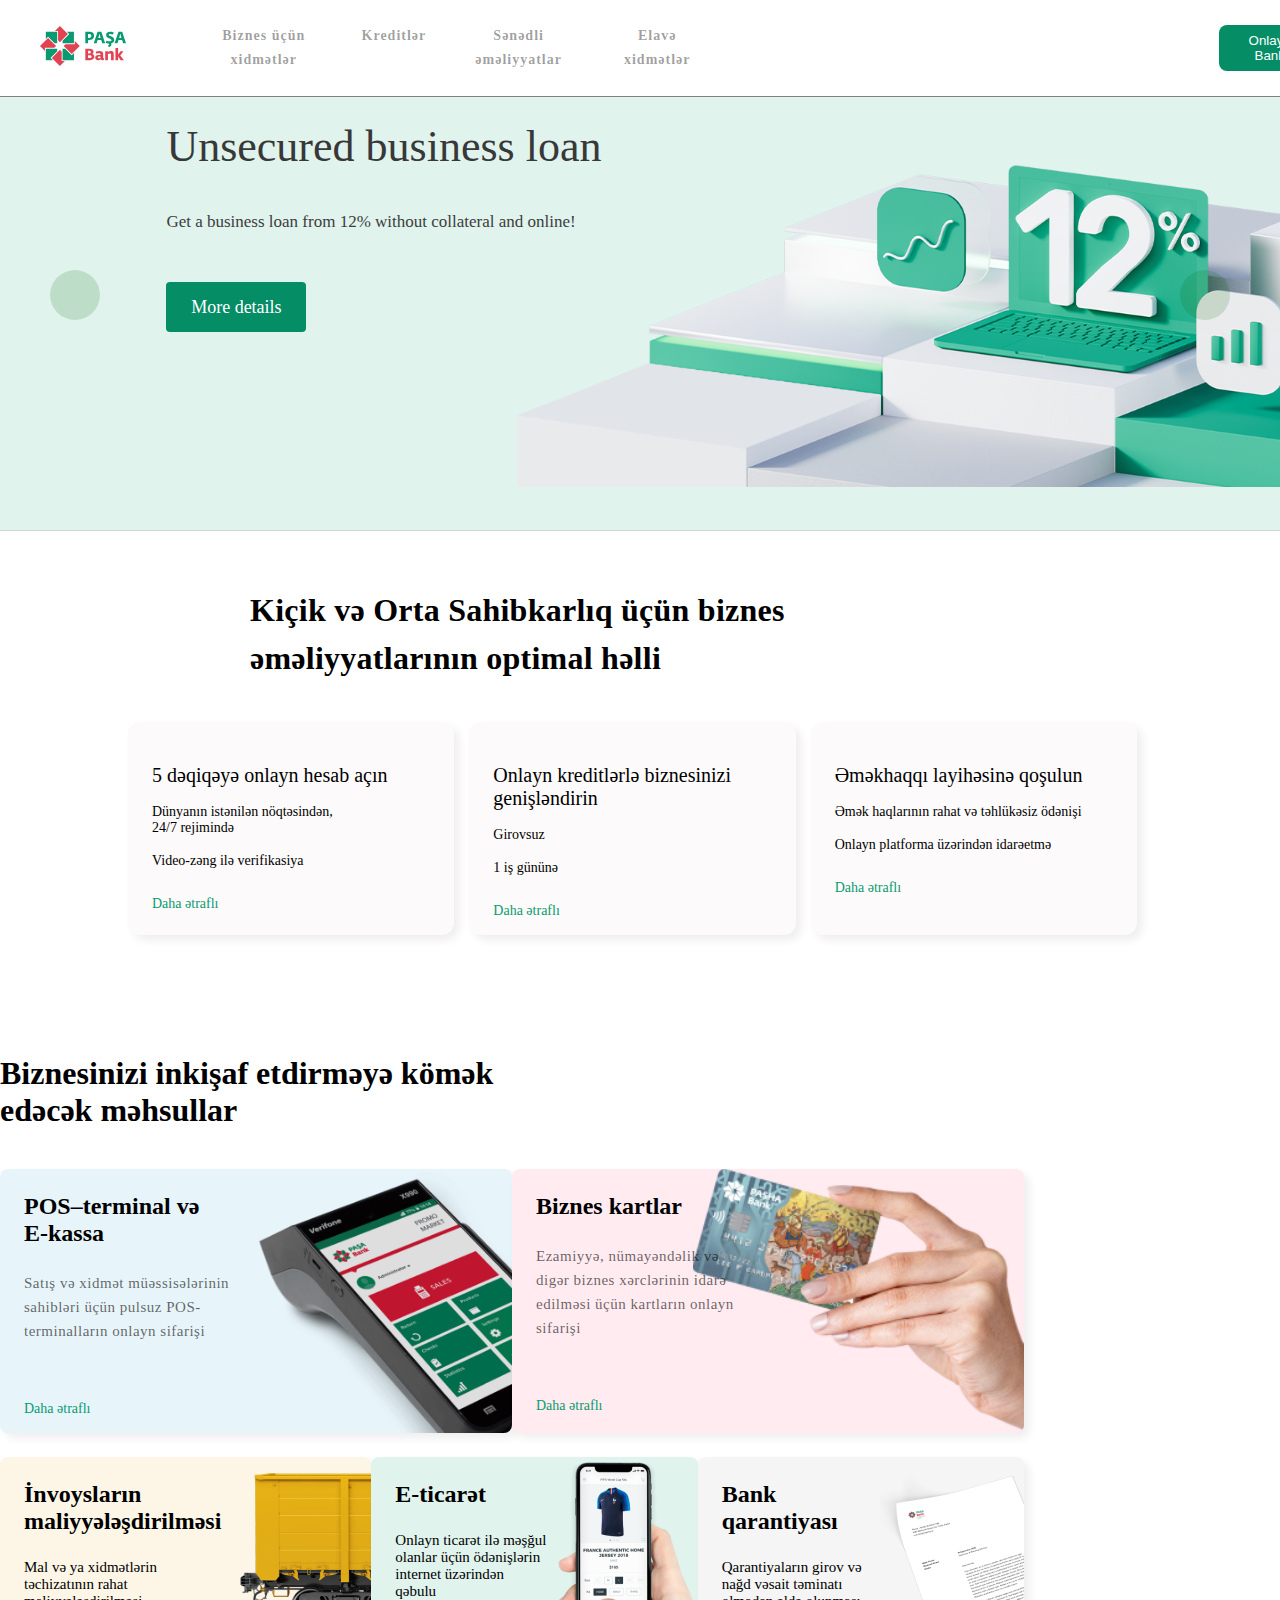
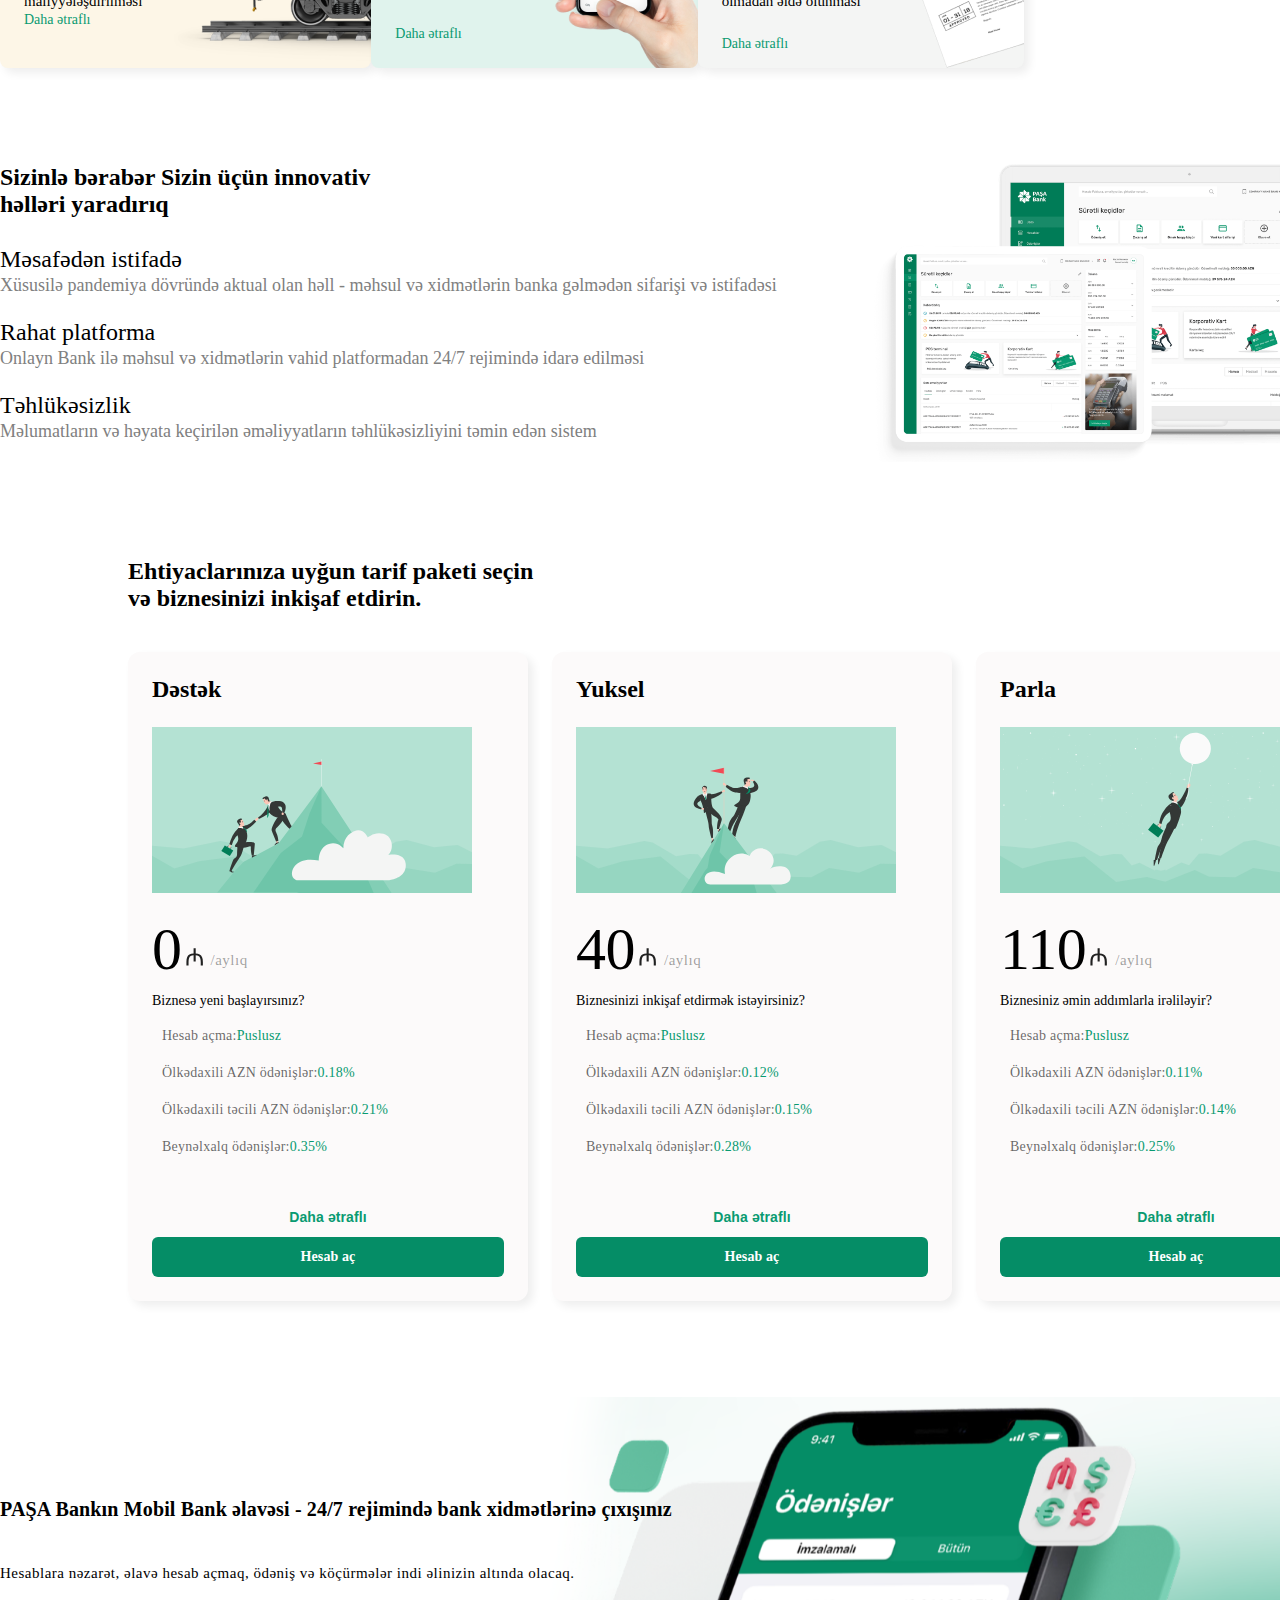
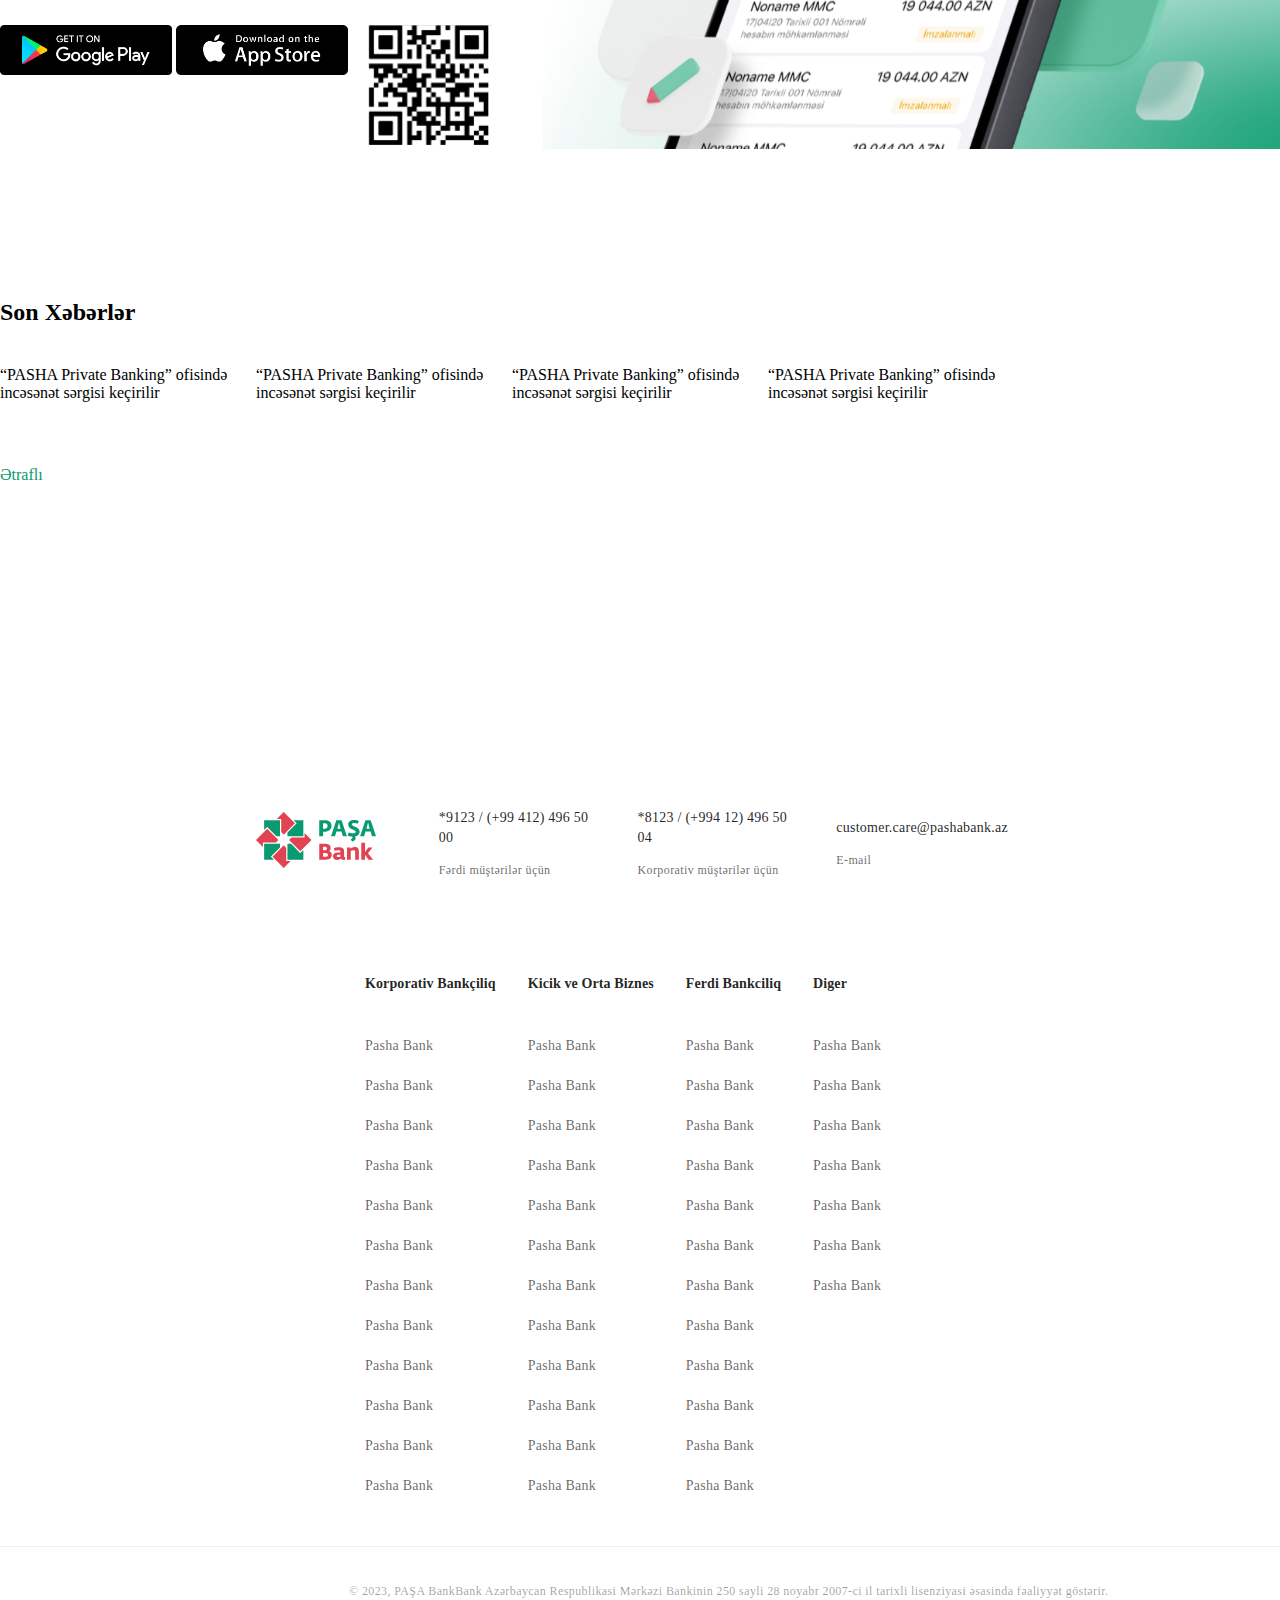
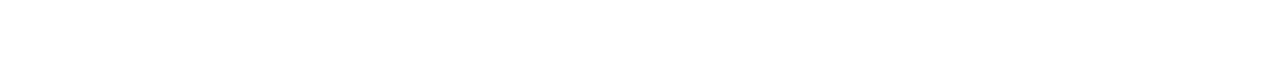
<file: index.html>
<!DOCTYPE html>
<html lang="en">

<head>
  <meta charset="UTF-8" />
  <meta name="viewport" content="width=device-width, initial-scale=1.0" />
  <meta http-equiv="X-UA-Compatible" content="ie=edge" />
  <link rel="stylesheet" href="https://cdnjs.cloudflare.com/ajax/libs/font-awesome/6.4.0/css/all.min.css"
    integrity="sha512-iecdLmaskl7CVkqkXNQ/ZH/XLlvWZOJyj7Yy7tcenmpD1ypASozpmT/E0iPtmFIB46ZmdtAc9eNBvH0H/ZpiBw=="
    crossorigin="anonymous" referrerpolicy="no-referrer" />
  <link href="https://cdn.jsdelivr.net/npm/bootstrap@5.3.0/dist/css/bootstrap.min.css" rel="stylesheet"
    integrity="sha384-9ndCyUaIbzAi2FUVXJi0CjmCapSmO7SnpJef0486qhLnuZ2cdeRhO02iuK6FUUVM" crossorigin="anonymous">

  <link rel="stylesheet" href="./source/assets/scss/style.css" />
  <script src="./source/js/index.js" defer></script>
  <title>Pasha Bank</title>
</head>

<body>
  <!-- Header section start -->
  <header>
    <section class="header d-flex align-items-center">
      <a href="./index.html">
        <img class="pasha-logo" src="./source/assets/media/img/logo_az.svg" alt="Pasha bank logo" /></a>
      <ul class="header-menu">
        <li><a href="#"> Biznes üçün xidmətlər</a></li>
        <li><a href="#">Kreditlər</a></li>
        <li><a href="#">Sənədli əməliyyatlar</a></li>
        <li><a href="#">Elavə xidmətlər</a></li>
      </ul>
      <button class="onlaynBank-btn">
        Onlayn Bank <i class="fa-solid fa-sort-down fa-sm"></i>
      </button>
    </section>
  </header>
  <div class="header-responsive d-flex">
    <div>
      <i class="fa-solid fa-bars fa-lg"></i>
    </div>
    <div class="responsive-logo">
      <img src="./source/assets/media/img/logo_az.svg" />
    </div>

    <div class="exit-responsive">
      <i class="fa-solid fa-arrow-right-from-bracket fa-lg"></i>
    </div>
  </div>
  <!-- Header section end -->

  <main>
    <section id="slider-section">
      <div class="slider-container">
        <i class="fa-solid fa-angle-left fa-sm" id="left-button"></i>
        <div class="slide-1 slides">
          <div class="slide-image-1">
            <div class="info">
              <span>Unsecured business loan</span>
              <p>
                Get a business loan from 12% without collateral and online!
              </p>
              <a href="#">More details</a>
            </div>
          </div>
        </div>
        <i class="fa-solid fa-angle-right fa-sm" id="right-button"></i>
        <div class="slide-2 slides">
          <div class="info">
            <span>Become a client of PASHA Bank</span>
            <p>
              Open an account without visiting the bank and without wasting
              time
            </p>
            <a href="" class="second-more-d">More Details</a>
          </div>
          <div class="slide-image-2"></div>
        </div>
        <div class="slide-3 slides">
          <div class="info">
            <span>Business cards</span>
            <p>Get the financial freedom you deserve</p>
            <a href="">More Details</a>
          </div>
          <div class="slide-image-3"></div>
        </div>
        <div class="slide-4 slides">
          <div class="info">
            <span>Make payroll transfers in 3 steps</span>
            <p>
              Online ordering of salary cards for the first time in the
              country
            </p>
            <a href="">More details</a>
          </div>
          <div class="slide-image-4"></div>
        </div>
      </div>
    </section>

    <section class="solution">
      <div class="solution-text">
        <h2>
          Kiçik və Orta Sahibkarlıq üçün biznes <br />
          əməliyyatlarının optimal həlli
        </h2>
      </div>
      <div class="solution-container space-between d-flex">
        <div class="col-4 solution-div">
          <i class="fa-solid fa-file-invoice fa-2xl solution-logo"></i>
          <ul>
            <li class="list-1">5 dəqiqəyə onlayn hesab açın</li>
            <li class="list-2">
              <i class="fa-solid fa-check fa-2xs"></i> Dünyanın istənilən
              nöqtəsindən, <br />
              24/7 rejimində
            </li>
            <li class="list-3">
              <i class="fa-solid fa-check fa-2xs"></i> Video-zəng ilə
              verifikasiya
            </li>
            <li class="list-4">
              <a href="">
                Daha ətraflı <i class="fa-solid fa-arrow-right fa-2xs"></i></a>
            </li>
          </ul>
        </div>
        <div class="col-4 solution-div">
          <i id="percen-logo" class="fa-solid fa-percent fa-2xl solution-logo"></i>
          <ul>
            <li class="list-1">
              Onlayn kreditlərlə biznesinizi genişləndirin
            </li>
            <li class="list-2">
              <i class="fa-solid fa-check fa-2xs"></i> Girovsuz
            </li>
            <li class="list-3">
              <i class="fa-solid fa-check fa-2xs"></i> 1 iş gününə
            </li>
            <li class="list-4">
              <a href="#">Daha ətraflı <i class="fa-solid fa-arrow-right fa-2xs"></i></a>
            </li>
          </ul>
        </div>
        <div class="col-4 solution-div">
          <i class="fa-regular fa-hard-drive fa-2xl solution-logo"></i>
          <ul>
            <li class="list-1">Əməkhaqqı layihəsinə qoşulun</li>
            <li class="list-2">
              <i class="fa-solid fa-check fa-2xs"></i> Əmək haqlarının rahat
              və təhlükəsiz ödənişi
            </li>
            <li class="list-3">
              <i class="fa-solid fa-check fa-2xs"></i> Onlayn platforma
              üzərindən idarəetmə
            </li>
            <li class="list-4 last-li">
              <a href="">
                Daha ətraflı <i class="fa-solid fa-arrow-right fa-2xs"></i></a>
            </li>
          </ul>
        </div>
      </div>
    </section>

     <section class="improve-bussines">
    <div class="container">
      <h2 class="bussines-text"> Biznesinizi inkişaf etdirməyə kömək <br> edəcək məhsullar</h2>
      <div class="improve-2  d-flex">
        <div class="col-6 improve-2-1">
          <h5>
            POS–terminal və <br> E-kassa </h5>
          <p>
            Satış və xidmət müəssisələrinin sahibləri üçün pulsuz POS-terminalların onlayn sifarişi 
        </p>
          <a href="" class="more-btn">
            Daha ətraflı <i class="fa-solid fa-arrow-right fa-2xs"></i></a>

        </div>
        <div class="col-6 improve-2-2">
          <h5>Biznes kartlar</h5>
          <p>Ezamiyyə, nümayəndəlik və digər biznes xərclərinin idarə edilməsi üçün kartların onlayn sifarişi
        </p>
          <a href="" class="more-btn">
            Daha ətraflı <i class="fa-solid fa-arrow-right fa-2xs"></i></a>

        </div>
      </div>
      <div class="improve-3 d-flex">
        <div class="col-4sm improve-3-1">
          <h5> İnvoysların maliyyələşdirilməsi </h5>
          <p>Mal və ya xidmətlərin təchizatının rahat maliyyələşdirilməsi</p>
          <a href="" class="more-btn">
            Daha ətraflı <i class="fa-solid fa-arrow-right fa-2xs"></i></a>
        </div>
        <div class="col-4sm improve-3-2">
          <h5>E-ticarət</h5>
          <p>Onlayn ticarət ilə məşğul olanlar üçün ödənişlərin internet üzərindən qəbulu </p>
          <a href="" class="more-btn">
            Daha ətraflı <i class="fa-solid fa-arrow-right fa-2xs"></i></a>
        </div>
        <div class="col-4sm improve-3-3">
          <h5> Bank qarantiyası</h5>
          <p> Qarantiyaların girov və nağd vəsait təminatı olmadan əldə olunması</p>
          <a href="" class="more-btn">
            Daha ətraflı <i class="fa-solid fa-arrow-right fa-2xs"></i></a>
        </div>
      </div>
    </div>
     </section>

    <section id="innovative">
      <div class="container">
          <div class="innovative-solvings-wrapper">
              <div class="section-header-wrapper">
                  <h2 class="section-header-h2">Sizinlə bərabər Sizin üçün innovativ <br> həlləri yaradırıq</h2>
              </div>
              <div class="col-lg-6 col-sm-12">
                  <div class="col-lg-6 col-sm-12 section-header-wrapper-text">
                      <h5>Məsafədən istifadə</h5>
                      <p>Xüsusilə pandemiya dövründə aktual olan həll - məhsul və xidmətlərin banka gəlmədən sifarişi
                          və
                          istifadəsi</p>
                      <h5>Rahat platforma</h5>
                      <p>Onlayn Bank ilə məhsul və xidmətlərin vahid platformadan 24/7 rejimində idarə edilməsi</p>
                      <h5>Təhlükəsizlik</h5>
                      <p>Məlumatların və həyata keçirilən əməliyyatların təhlükəsizliyini təmin edən sistem</p>
                  </div>
              </div>

          </div>
      </div>
  </section>

    <section class="bundle col-12">
      <div class="container bundle-text">
        <h2>
          Ehtiyaclarınıza uyğun tarif paketi seçin <br />
          və biznesinizi inkişaf etdirin.
        </h2>
      </div>
      <div class="container d-flex space-between bundle-mix">
        <div class="bundle-container">
          <h2 class="bundle-container-text">Dəstək</h2>
          <img class="bundle-img" src="./source/assets/media/img/bunle1.svg" />
          <div class="d-flex monthly-price">
            <h3>0</h3>
            <img src="./source/assets/media/img/azn.svg" />
            <h5>/aylıq</h5>
          </div>
          <p>Biznesə yeni başlayırsınız?</p>
          <ul>
            <li>
              <i class="fa-solid fa-check fa-2xs"></i>Hesab açma:<span>Puslusz</span>
            </li>
            <li>
              <i class="fa-solid fa-check fa-2xs"></i>Ölkədaxili AZN
              ödənişlər:<span>0.18%</span>
            </li>
            <li>
              <i class="fa-solid fa-check fa-2xs"></i>Ölkədaxili təcili AZN
              ödənişlər:<span>0.21%</span>
            </li>
            <li>
              <i class="fa-solid fa-check fa-2xs"></i>Beynəlxalq
              ödənişlər:<span>0.35%</span>
            </li>
          </ul>
          <div class="bundle-actions">
            <button>Daha ətraflı</button>
            <a href="">Hesab aç</a>
          </div>
        </div>
        <div class="bundle-container">
          <h2 class="bundle-container-text">Yuksel</h2>
          <img class="bundle-img" src="./source/assets/media/img/bundle2.svg" />
          <div class="d-flex monthly-price">
            <h3>40</h3>
            <img src="./source/assets/media/img/azn.svg" />
            <h5>/aylıq</h5>
          </div>
          <p>Biznesinizi inkişaf etdirmək istəyirsiniz?</p>
          <ul>
            <li>
              <i class="fa-solid fa-check fa-2xs"></i>Hesab açma:<span>Puslusz</span>
            </li>
            <li>
              <i class="fa-solid fa-check fa-2xs"></i>Ölkədaxili AZN
              ödənişlər:<span>0.12%</span>
            </li>
            <li>
              <i class="fa-solid fa-check fa-2xs"></i>Ölkədaxili təcili AZN
              ödənişlər:<span>0.15%</span>
            </li>
            <li>
              <i class="fa-solid fa-check fa-2xs"></i>Beynəlxalq
              ödənişlər:<span>0.28%</span>
            </li>
          </ul>
          <div class="bundle-actions">
            <button>Daha ətraflı</button>
            <a href="">Hesab aç</a>
          </div>
        </div>
        <div class="bundle-container">
          <h2 class="bundle-container-text">Parla</h2>
          <img class="bundle-img" src="./source/assets/media/img/bundle3.svg" />
          <div class="d-flex monthly-price">
            <h3>110</h3>
            <img src="./source/assets/media/img/azn.svg" />
            <h5>/aylıq</h5>
          </div>
          <p>Biznesiniz əmin addımlarla irəliləyir?</p>
          <ul>
            <li>
              <i class="fa-solid fa-check fa-2xs"></i>Hesab açma:<span>Puslusz</span>
            </li>
            <li>
              <i class="fa-solid fa-check fa-2xs"></i>Ölkədaxili AZN
              ödənişlər:<span>0.11%</span>
            </li>
            <li>
              <i class="fa-solid fa-check fa-2xs"></i>Ölkədaxili təcili AZN
              ödənişlər:<span>0.14%</span>
            </li>
            <li>
              <i class="fa-solid fa-check fa-2xs"></i>Beynəlxalq
              ödənişlər:<span>0.25%</span>
            </li>
          </ul>
          <div class="bundle-actions">
            <button>Daha ətraflı</button>
            <a href="">Hesab aç</a>
          </div>
        </div>
      </div>
    </section>
     

    <section class="mobile-app">
      <div class="container">
          <div class="col-lg-6 col-sm-12">
              <div class="mobile-app-main-inner-text">
                  <h5>PAŞA Bankın Mobil Bank əlavəsi - 24/7 rejimində bank xidmətlərinə çıxışınız</h5>
                  <p>Hesablara nəzarət, əlavə hesab açmaq, ödəniş və köçürmələr indi əlinizin altında olacaq.</p>
                  <div class="nowrap-row mobile-app-main-images">
                      <div class="col-lg-3 col-sm-1 playmarkets-wrapper">
                          <a href="">
                              <img src="./source/assets/media/img/google.png" alt="playmarket">
                          </a>

                          <a href="">
                              <img src="./source/assets/media/img/appstore.png" alt="apple">
                          </a>

                      </div>
                      <div class="col-2 col-sm-3 qr-wrapper">
                          <a href="">
                              <img class="qr-code" src="./source/assets/media/img/qr.png" alt="qr-code">
                          </a>
                      </div>
                  </div>

              </div>
          </div>
      </div>

  </section>


    <section class="last-news">
<div>
  <div class="container last-news-text">
    <h2>Son Xəbərlər</h2>
  </div>

  <div class="container d-flex last-news-ul">
    <div><p>“PASHA Private Banking” ofisində incəsənət sərgisi keçirilir</p></div>
    <div><p>“PASHA Private Banking” ofisində incəsənət sərgisi keçirilir</p></div>
    <div><p>“PASHA Private Banking” ofisində incəsənət sərgisi keçirilir</p></div>
    <div><p>“PASHA Private Banking” ofisində incəsənət sərgisi keçirilir</p></div>
  </div>
 
  <div class="container last-news-about">

    <a href="">Ətraflı <i class="fa-solid fa-arrow-right fa-2xs"></i></a>
  </div>

</div>
      

  </section>
  </main>
  <footer>
    <div class="footer-container d-flex">
      <div class="footer-logo footer-box">
        <img src="./source/assets/media/img/footer.logo.svg" alt="PashaBankLogo">
      </div>
      <div class="phone-number footer-box">
        <p class="footer-main-prg">
          *9123 / (+99 412) 496 50 00
        </p>
        <p class="footer-secondary-prg">
          Fərdi müştərilər üçün
        </p>
      </div>
      <div class="phone-number footer-box">
        <p class="footer-main-prg">
          *8123 / (+994 12) 496 50 04
        </p>
        <p class="footer-secondary-prg">
          Korporativ müştərilər üçün
        </p>
      </div>
      <div class="email footer-box">
        <p class="footer-main-prg">
          customer.care@pashabank.az
        </p>
        <p class="footer-secondary-prg">
          E-mail
        </p>
      </div>
    </div>

    <section class="footer-nav">
      <div class="container">
        <div class="d-flex">
          <div class=" col-md-3">
            <ul class="footer__nav__column">
              <li>
                <p class="mainListItem">
                  Korporativ Bankçiliq
                </p>
              </li>
              <li>
                <a href="https://www.pashabank.az/corporate_cash_and_settlements/lang,az/" target="_blank">
                  Pasha Bank
                </a>
              </li>
              <li>
                <a href="https://www.pashabank.az/corporate_cash_and_settlements/lang,az/" target="_blank">
                  Pasha Bank
                </a>
              </li>
              <li>
                <a href="https://www.pashabank.az/corporate_cash_and_settlements/lang,az/" target="_blank">
                  Pasha Bank
                </a>
              </li>
              <li>
                <a href="https://www.pashabank.az/corporate_cash_and_settlements/lang,az/" target="_blank">
                  Pasha Bank
                </a>
              </li>
              <li>
                <a href="https://www.pashabank.az/corporate_cash_and_settlements/lang,az/" target="_blank">
                  Pasha Bank
                </a>
              </li>
              <li>
                <a href="https://www.pashabank.az/corporate_cash_and_settlements/lang,az/" target="_blank">
                  Pasha Bank
                </a>
              </li>
              <li>
                <a href="https://www.pashabank.az/corporate_cash_and_settlements/lang,az/" target="_blank">
                  Pasha Bank
                </a>
              </li>
              <li>
                <a href="https://www.pashabank.az/corporate_cash_and_settlements/lang,az/" target="_blank">
                  Pasha Bank
                </a>
              </li>
              <li>
                <a href="https://www.pashabank.az/corporate_cash_and_settlements/lang,az/" target="_blank">
                  Pasha Bank
                </a>
              </li>
              <li>
                <a href="https://www.pashabank.az/corporate_cash_and_settlements/lang,az/" target="_blank">
                  Pasha Bank
                </a>
              </li>
              <li>
                <a href="https://www.pashabank.az/corporate_cash_and_settlements/lang,az/" target="_blank">
                  Pasha Bank
                </a>
              </li>
              <li>
                <a href="https://www.pashabank.az/corporate_cash_and_settlements/lang,az/" target="_blank">
                  Pasha Bank
                </a>
              </li>
            </ul>
          </div>
          <div class=" col-md-3">
            <ul class="footer__nav__column">
              <li>
                <p class="mainListItem">
                  Kicik ve Orta Biznes
                </p>
              </li>
              <li>
                <a href="https://www.pashabank.az/corporate_cash_and_settlements/lang,az/" target="_blank">
                  Pasha Bank
                </a>
              </li>
              <li>
                <a href="https://www.pashabank.az/corporate_cash_and_settlements/lang,az/" target="_blank">
                  Pasha Bank
                </a>
              </li>
              <li>
                <a href="https://www.pashabank.az/corporate_cash_and_settlements/lang,az/" target="_blank">
                  Pasha Bank
                </a>
              </li>
              <li>
                <a href="https://www.pashabank.az/corporate_cash_and_settlements/lang,az/" target="_blank">
                  Pasha Bank
                </a>
              </li>
              <li>
                <a href="https://www.pashabank.az/corporate_cash_and_settlements/lang,az/" target="_blank">
                  Pasha Bank
                </a>
              </li>
              <li>
                <a href="https://www.pashabank.az/corporate_cash_and_settlements/lang,az/" target="_blank">
                  Pasha Bank
                </a>
              </li>
              <li>
                <a href="https://www.pashabank.az/corporate_cash_and_settlements/lang,az/" target="_blank">
                  Pasha Bank
                </a>
              </li>
              <li>
                <a href="https://www.pashabank.az/corporate_cash_and_settlements/lang,az/" target="_blank">
                  Pasha Bank
                </a>
              </li>
              <li>
                <a href="https://www.pashabank.az/corporate_cash_and_settlements/lang,az/" target="_blank">
                  Pasha Bank
                </a>
              </li>
              <li>
                <a href="https://www.pashabank.az/corporate_cash_and_settlements/lang,az/" target="_blank">
                  Pasha Bank
                </a>
              </li>
              <li>
                <a href="https://www.pashabank.az/corporate_cash_and_settlements/lang,az/" target="_blank">
                  Pasha Bank
                </a>
              </li>
              <li>
                <a href="https://www.pashabank.az/corporate_cash_and_settlements/lang,az/" target="_blank">
                  Pasha Bank
                </a>
              </li>
            </ul>
          </div>
          <div class=" col-md-3">
            <ul class="footer__nav__column">
              <li>
                <p class="mainListItem">
                  Ferdi Bankciliq
                </p>
              </li>
              <li>
                <a href="https://www.pashabank.az/corporate_cash_and_settlements/lang,az/" target="_blank">
                  Pasha Bank
                </a>
              </li>
              <li>
                <a href="https://www.pashabank.az/corporate_cash_and_settlements/lang,az/" target="_blank">
                  Pasha Bank
                </a>
              </li>
              <li>
                <a href="https://www.pashabank.az/corporate_cash_and_settlements/lang,az/" target="_blank">
                  Pasha Bank
                </a>
              </li>
              <li>
                <a href="https://www.pashabank.az/corporate_cash_and_settlements/lang,az/" target="_blank">
                  Pasha Bank
                </a>
              </li>
              <li>
                <a href="https://www.pashabank.az/corporate_cash_and_settlements/lang,az/" target="_blank">
                  Pasha Bank
                </a>
              </li>
              <li>
                <a href="https://www.pashabank.az/corporate_cash_and_settlements/lang,az/" target="_blank">
                  Pasha Bank
                </a>
              </li>
              <li>
                <a href="https://www.pashabank.az/corporate_cash_and_settlements/lang,az/" target="_blank">
                  Pasha Bank
                </a>
              </li>
              <li>
                <a href="https://www.pashabank.az/corporate_cash_and_settlements/lang,az/" target="_blank">
                  Pasha Bank
                </a>
              </li>
              <li>
                <a href="https://www.pashabank.az/corporate_cash_and_settlements/lang,az/" target="_blank">
                  Pasha Bank
                </a>
              </li>
              <li>
                <a href="https://www.pashabank.az/corporate_cash_and_settlements/lang,az/" target="_blank">
                  Pasha Bank
                </a>
              </li>
              <li>
                <a href="https://www.pashabank.az/corporate_cash_and_settlements/lang,az/" target="_blank">
                  Pasha Bank
                </a>
              </li>
              <li>
                <a href="https://www.pashabank.az/corporate_cash_and_settlements/lang,az/" target="_blank">
                  Pasha Bank
                </a>
              </li>
            </ul>
          </div>
          <div class=" col-md-3">
            <ul class="footer__nav__column">
              <li>
                <p class="mainListItem">
                  Diger
                </p>
              </li>
              <li>
                <a href="https://www.pashabank.az/corporate_cash_and_settlements/lang,az/" target="_blank">
                  Pasha Bank
                </a>
              </li>
              <li>
                <a href="https://www.pashabank.az/corporate_cash_and_settlements/lang,az/" target="_blank">
                  Pasha Bank
                </a>
              </li>
              <li>
                <a href="https://www.pashabank.az/corporate_cash_and_settlements/lang,az/" target="_blank">
                  Pasha Bank
                </a>
              </li>
              <li>
                <a href="https://www.pashabank.az/corporate_cash_and_settlements/lang,az/" target="_blank">
                  Pasha Bank
                </a>
              </li>
              <li>
                <a href="https://www.pashabank.az/corporate_cash_and_settlements/lang,az/" target="_blank">
                  Pasha Bank
                </a>
              </li>
              <li>
                <a href="https://www.pashabank.az/corporate_cash_and_settlements/lang,az/" target="_blank">
                  Pasha Bank
                </a>
              </li>
              <li>
                <a href="https://www.pashabank.az/corporate_cash_and_settlements/lang,az/" target="_blank">
                  Pasha Bank
                </a>
              </li class="social-icons">
              <li class="d-flex">
                <a href="#"><i class="fab fa-facebook"></i></a>
                <a href="#"><i class="fab fa-twitter"></i></a>
                <a href="#"><i class="fab fa-linkedin"></i></a>
                <a href="#"><i class="fab fa-youtube"></i></a>
                <a href="#"><i class="fab fa-instagram"></i></a>
              </li>
            </ul>
          </div>
        </div>
      </div>
    </section>

    <div class="footer_copyright">
      <div class="container">
        <div class="d-flex justify-content-between color-black--disabled footer__copyright__content">
          <p>© 2023, PAŞA Bank</p>
          <p>Bank Azərbaycan Respublikasi Mərkəzi Bankinin 250 sayli 28 noyabr 2007-ci il tarixli lisenziyasi əsasinda
            fəaliyyət göstərir.</p>
        </div>
      </div>
    </div>
  </footer>
</body>

</html>
</file>
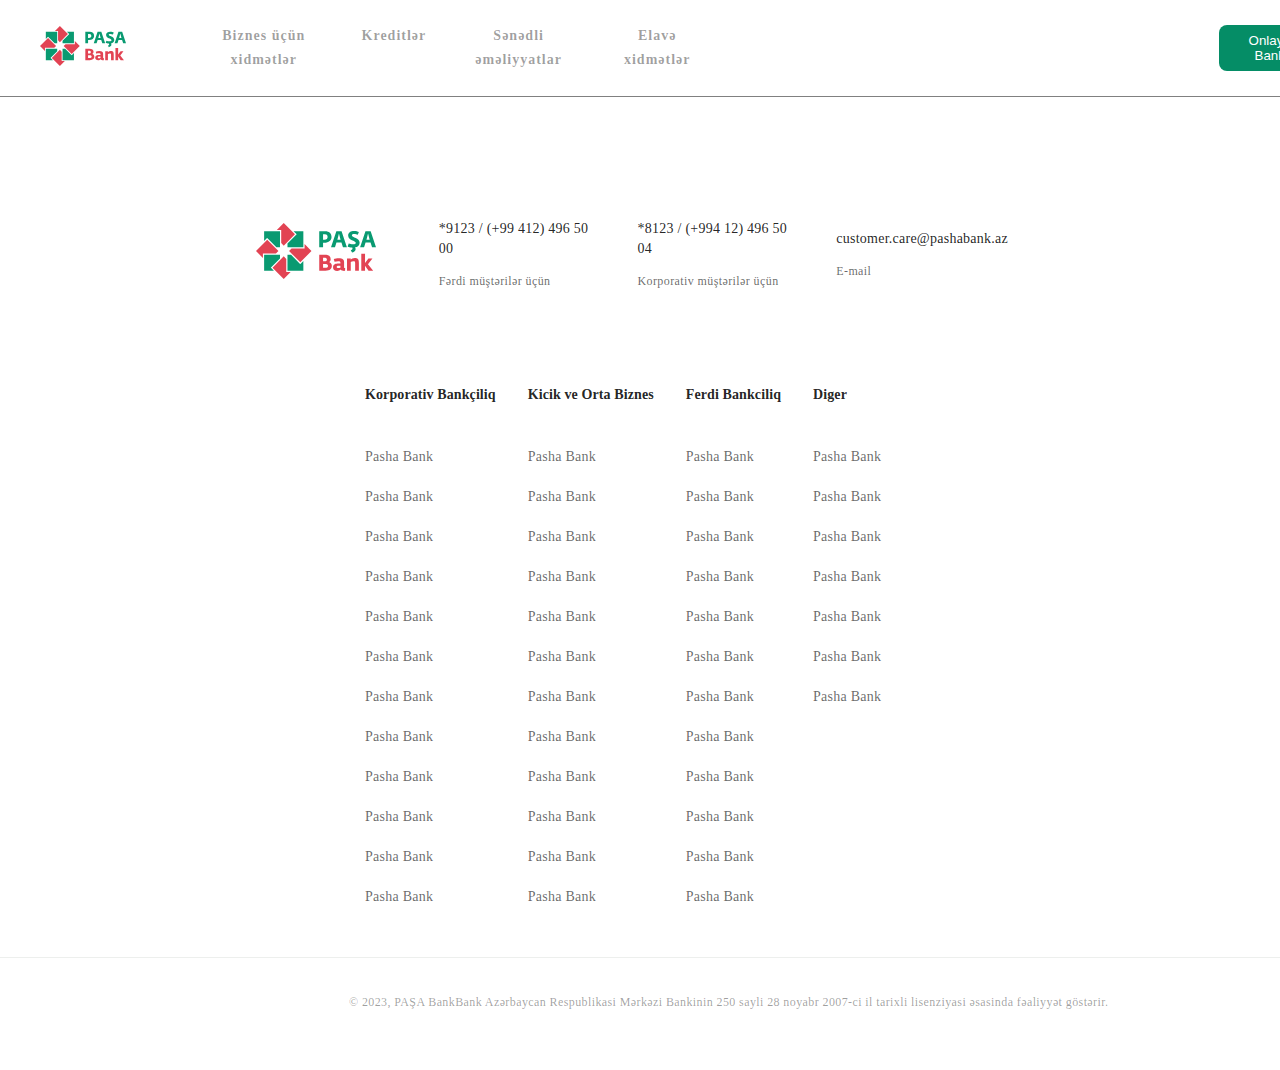
<file: onlineBussines.html>
<!DOCTYPE html>
<html lang="en">

<head>
  <meta charset="UTF-8" />
  <meta name="viewport" content="width=device-width, initial-scale=1.0" />
  <meta http-equiv="X-UA-Compatible" content="ie=edge" />
  <link rel="stylesheet" href="https://cdnjs.cloudflare.com/ajax/libs/font-awesome/6.4.0/css/all.min.css"
  integrity="sha512-iecdLmaskl7CVkqkXNQ/ZH/XLlvWZOJyj7Yy7tcenmpD1ypASozpmT/E0iPtmFIB46ZmdtAc9eNBvH0H/ZpiBw=="
  crossorigin="anonymous" referrerpolicy="no-referrer" />
  <link href="https://cdn.jsdelivr.net/npm/bootstrap@5.3.0/dist/css/bootstrap.min.css" rel="stylesheet"
  integrity="sha384-9ndCyUaIbzAi2FUVXJi0CjmCapSmO7SnpJef0486qhLnuZ2cdeRhO02iuK6FUUVM" crossorigin="anonymous">
  
  <link rel="stylesheet" href="./source/assets/scss/style.css" />
  <script src="./source/js/index.js" defer></script>
  <title>Pasha Bank</title>
</head>
<body>
  <header>
    <section class="header d-flex align-items-center">
        <a href="./index.html">
          <img class="pasha-logo" src="./source/assets/media/img/logo_az.svg" alt="Pasha bank logo" /></a>
          <ul class="header-menu">
            <li><a href="#"> Biznes üçün xidmətlər</a></li>
            <li><a href="#">Kreditlər</a></li>
            <li><a href="#">Sənədli əməliyyatlar</a></li>
            <li><a href="#">Elavə xidmətlər</a></li>
          </ul>
          <button class="onlaynBank-btn">
              Onlayn Bank <i class="fa-solid fa-sort-down fa-sm"></i>
            </button>
          </section>
        </header>
        <main>
        
          <section class="online-bussines">
          <h2>Onlayn biznes kreditləri</h2>
          <p> Biznesin inkişafı üçün onlayn həllər</p>
          </section>
        </main>
        <footer>
          <div class="footer-container d-flex">
            <div class="footer-logo footer-box">
              <img src="./source/assets/media/img/footer.logo.svg" alt="PashaBankLogo">
            </div>
            <div class="phone-number footer-box">
              <p class="footer-main-prg">
                *9123 / (+99 412) 496 50 00
              </p>
              <p class="footer-secondary-prg">
                Fərdi müştərilər üçün
            </p>
          </div>
          <div class="phone-number footer-box">
            <p class="footer-main-prg">
              *8123 / (+994 12) 496 50 04
            </p>
            <p class="footer-secondary-prg">
              Korporativ müştərilər üçün
            </p>
          </div>
          <div class="email footer-box">
            <p class="footer-main-prg">
              customer.care@pashabank.az
            </p>
            <p class="footer-secondary-prg">
              E-mail
            </p>
          </div>
        </div>
        
        <section class="footer-nav">
          <div class="container">
            <div class="d-flex">
              <div class=" col-md-3">
                <ul class="footer__nav__column">
                  <li>
                    <p class="mainListItem">
                      Korporativ Bankçiliq
                    </p>
                  </li>
                  <li>
                    <a href="https://www.pashabank.az/corporate_cash_and_settlements/lang,az/" target="_blank">
                      Pasha Bank
                    </a>
                  </li>
                  <li>
                    <a href="https://www.pashabank.az/corporate_cash_and_settlements/lang,az/" target="_blank">
                      Pasha Bank
                    </a>
                  </li>
                  <li>
                    <a href="https://www.pashabank.az/corporate_cash_and_settlements/lang,az/" target="_blank">
                      Pasha Bank
                    </a>
                  </li>
                  <li>
                    <a href="https://www.pashabank.az/corporate_cash_and_settlements/lang,az/" target="_blank">
                      Pasha Bank
                    </a>
                  </li>
                  <li>
                    <a href="https://www.pashabank.az/corporate_cash_and_settlements/lang,az/" target="_blank">
                      Pasha Bank
                    </a>
                  </li>
                  <li>
                    <a href="https://www.pashabank.az/corporate_cash_and_settlements/lang,az/" target="_blank">
                      Pasha Bank
                    </a>
                  </li>
                  <li>
                    <a href="https://www.pashabank.az/corporate_cash_and_settlements/lang,az/" target="_blank">
                      Pasha Bank
                    </a>
                  </li>
                  <li>
                    <a href="https://www.pashabank.az/corporate_cash_and_settlements/lang,az/" target="_blank">
                      Pasha Bank
                    </a>
                  </li>
                  <li>
                    <a href="https://www.pashabank.az/corporate_cash_and_settlements/lang,az/" target="_blank">
                      Pasha Bank
                    </a>
                  </li>
                  <li>
                    <a href="https://www.pashabank.az/corporate_cash_and_settlements/lang,az/" target="_blank">
                      Pasha Bank
                    </a>
                  </li>
                  <li>
                    <a href="https://www.pashabank.az/corporate_cash_and_settlements/lang,az/" target="_blank">
                      Pasha Bank
                    </a>
                  </li>
                  <li>
                    <a href="https://www.pashabank.az/corporate_cash_and_settlements/lang,az/" target="_blank">
                      Pasha Bank
                    </a>
                  </li>
                </ul>
              </div>
              <div class=" col-md-3">
                <ul class="footer__nav__column">
                  <li>
                    <p class="mainListItem">
                      Kicik ve Orta Biznes
                    </p>
                  </li>
                  <li>
                    <a href="https://www.pashabank.az/corporate_cash_and_settlements/lang,az/" target="_blank">
                      Pasha Bank
                    </a>
                  </li>
                  <li>
                    <a href="https://www.pashabank.az/corporate_cash_and_settlements/lang,az/" target="_blank">
                      Pasha Bank
                    </a>
                  </li>
                  <li>
                    <a href="https://www.pashabank.az/corporate_cash_and_settlements/lang,az/" target="_blank">
                      Pasha Bank
                    </a>
                  </li>
                  <li>
                    <a href="https://www.pashabank.az/corporate_cash_and_settlements/lang,az/" target="_blank">
                      Pasha Bank
                    </a>
                  </li>
                  <li>
                    <a href="https://www.pashabank.az/corporate_cash_and_settlements/lang,az/" target="_blank">
                      Pasha Bank
                    </a>
                  </li>
                  <li>
                    <a href="https://www.pashabank.az/corporate_cash_and_settlements/lang,az/" target="_blank">
                      Pasha Bank
                    </a>
                  </li>
                  <li>
                    <a href="https://www.pashabank.az/corporate_cash_and_settlements/lang,az/" target="_blank">
                      Pasha Bank
                    </a>
                  </li>
                  <li>
                    <a href="https://www.pashabank.az/corporate_cash_and_settlements/lang,az/" target="_blank">
                      Pasha Bank
                    </a>
                  </li>
                  <li>
                    <a href="https://www.pashabank.az/corporate_cash_and_settlements/lang,az/" target="_blank">
                      Pasha Bank
                    </a>
                  </li>
                  <li>
                    <a href="https://www.pashabank.az/corporate_cash_and_settlements/lang,az/" target="_blank">
                      Pasha Bank
                    </a>
                  </li>
                  <li>
                    <a href="https://www.pashabank.az/corporate_cash_and_settlements/lang,az/" target="_blank">
                      Pasha Bank
                    </a>
                  </li>
                  <li>
                    <a href="https://www.pashabank.az/corporate_cash_and_settlements/lang,az/" target="_blank">
                      Pasha Bank
                    </a>
                  </li>
                </ul>
              </div>
              <div class=" col-md-3">
                <ul class="footer__nav__column">
                  <li>
                    <p class="mainListItem">
                      Ferdi Bankciliq
                    </p>
                  </li>
                  <li>
                    <a href="https://www.pashabank.az/corporate_cash_and_settlements/lang,az/" target="_blank">
                      Pasha Bank
                    </a>
                  </li>
                  <li>
                    <a href="https://www.pashabank.az/corporate_cash_and_settlements/lang,az/" target="_blank">
                      Pasha Bank
                    </a>
                  </li>
                  <li>
                    <a href="https://www.pashabank.az/corporate_cash_and_settlements/lang,az/" target="_blank">
                      Pasha Bank
                    </a>
                  </li>
                  <li>
                    <a href="https://www.pashabank.az/corporate_cash_and_settlements/lang,az/" target="_blank">
                      Pasha Bank
                    </a>
                  </li>
                  <li>
                    <a href="https://www.pashabank.az/corporate_cash_and_settlements/lang,az/" target="_blank">
                      Pasha Bank
                    </a>
                  </li>
                  <li>
                    <a href="https://www.pashabank.az/corporate_cash_and_settlements/lang,az/" target="_blank">
                      Pasha Bank
                    </a>
                  </li>
                  <li>
                    <a href="https://www.pashabank.az/corporate_cash_and_settlements/lang,az/" target="_blank">
                      Pasha Bank
                    </a>
                  </li>
                  <li>
                    <a href="https://www.pashabank.az/corporate_cash_and_settlements/lang,az/" target="_blank">
                      Pasha Bank
                    </a>
                  </li>
                  <li>
                    <a href="https://www.pashabank.az/corporate_cash_and_settlements/lang,az/" target="_blank">
                      Pasha Bank
                    </a>
                  </li>
                  <li>
                    <a href="https://www.pashabank.az/corporate_cash_and_settlements/lang,az/" target="_blank">
                      Pasha Bank
                    </a>
                  </li>
                  <li>
                    <a href="https://www.pashabank.az/corporate_cash_and_settlements/lang,az/" target="_blank">
                      Pasha Bank
                    </a>
                  </li>
                  <li>
                    <a href="https://www.pashabank.az/corporate_cash_and_settlements/lang,az/" target="_blank">
                      Pasha Bank
                    </a>
                  </li>
                </ul>
              </div>
              <div class=" col-md-3">
                <ul class="footer__nav__column">
                  <li>
                    <p class="mainListItem">
                      Diger
                    </p>
                  </li>
                  <li>
                    <a href="https://www.pashabank.az/corporate_cash_and_settlements/lang,az/" target="_blank">
                      Pasha Bank
                    </a>
                  </li>
                  <li>
                    <a href="https://www.pashabank.az/corporate_cash_and_settlements/lang,az/" target="_blank">
                      Pasha Bank
                    </a>
                  </li>
                  <li>
                    <a href="https://www.pashabank.az/corporate_cash_and_settlements/lang,az/" target="_blank">
                      Pasha Bank
                    </a>
                  </li>
                  <li>
                    <a href="https://www.pashabank.az/corporate_cash_and_settlements/lang,az/" target="_blank">
                      Pasha Bank
                    </a>
                  </li>
                  <li>
                    <a href="https://www.pashabank.az/corporate_cash_and_settlements/lang,az/" target="_blank">
                      Pasha Bank
                    </a>
                  </li>
                  <li>
                    <a href="https://www.pashabank.az/corporate_cash_and_settlements/lang,az/" target="_blank">
                      Pasha Bank
                    </a>
                  </li>
                  <li>
                    <a href="https://www.pashabank.az/corporate_cash_and_settlements/lang,az/" target="_blank">
                      Pasha Bank
                    </a>
                  </li class="social-icons">
                  <li class="d-flex">
                    <a href="#"><i class="fab fa-facebook"></i></a>
                    <a href="#"><i class="fab fa-twitter"></i></a>
                    <a href="#"><i class="fab fa-linkedin"></i></a>
                    <a href="#"><i class="fab fa-youtube"></i></a>
                    <a href="#"><i class="fab fa-instagram"></i></a>
                  </li>
                </ul>
              </div>
            </div>
          </div>
        </section>
    
        <div class="footer_copyright">
          <div class="container">
            <div class="d-flex justify-content-between color-black--disabled footer__copyright__content">
              <p>© 2023, PAŞA Bank</p>
              <p>Bank Azərbaycan Respublikasi Mərkəzi Bankinin 250 sayli 28 noyabr 2007-ci il tarixli lisenziyasi əsasinda
                fəaliyyət göstərir.</p>
            </div>
          </div>
        </div>
      </footer>
    
</body>
</html>
</file>
<file: source/assets/scss/style.css>
body {
  margin: 0px;
  padding: 0px;
  box-sizing: border-box;
  width: 100%;
}

.display-none {
  display: none;
}

.border {
  border: 1px solid black;
}

.col-4 {
  width: 32%;
}

.space-between {
  justify-content: space-between;
}

.d-flex {
  display: flex;
}

.align-items-center {
  align-items: center;
}

.container {
  width: 80%;
}

.col-12 {
  width: 100%;
}

h3 {
  margin: 0;
  padding: 0;
}

h2 {
  margin: 0;
  padding: 0;
}

h1 {
  margin: 0;
  padding: 0;
}

p {
  margin: 0;
  padding: 0;
}

img {
  margin: 0;
  padding: 0;
}

h5 {
  margin: 0;
  padding: 0;
}

h4 {
  margin: 0;
  padding: 0;
}

ul {
  padding: 0;
  margin: 0;
}

h6 {
  margin: 0;
  padding: 0;
}

.nowrap-row {
  margin: 0;
  padding: 0;
  display: flex;
  flex-wrap: nowrap;
  flex-direction: row;
}

.more-btn {
  font-size: 14px;
  color: #099a71;
  text-decoration: none;
}

.col-6 {
  width: 48%;
}

.col-4sm {
  width: 30%;
}

.header {
  width: 100%;
  position: fixed;
  border-bottom: 1px solid gray;
  padding: 0 40px;
  background-color: white;
  z-index: 99999;
}
.header img {
  margin-right: 56px;
}
.header ul {
  display: flex;
  font-size: 14px;
  line-height: 24px;
  letter-spacing: 0.1px;
  font-weight: 600;
  list-style: none;
  margin-bottom: 0px;
  padding-left: 0px;
}
.header ul a {
  display: flex;
  text-decoration: none;
  padding: 24px 16px;
  align-items: center;
  text-align: center;
  letter-spacing: 1px;
  font-size: 14px;
  color: rgba(0, 0, 0, 0.3803921569);
}
.header button {
  margin-left: 500px;
  background: #058d66;
  color: #fff;
  border: 0px solid white;
  padding: 8px 16px;
  border-radius: 8px;
  transition: 1s;
  align-items: center;
}

.header button:hover {
  background-color: #0ec980;
  transition: 1s;
}

.header-responsive {
  align-content: center;
  align-items: center;
  justify-content: space-between;
  display: none !important;
}

@media screen and (max-width: 600px) {
  header {
    display: none;
  }
  .header-responsive {
    width: 90%;
    margin: 0 auto;
    display: flex !important;
    max-width: 100%;
  }
}
#slider-section {
  height: 530px;
  width: 100%;
}
#slider-section .slider-container {
  width: 100%;
  height: 100%;
  border-bottom: 1px solid rgb(214, 210, 210);
}
#slider-section .slider-container i {
  border-radius: 50px;
  width: 50px;
  height: 50px;
  background-color: rgba(3, 101, 3, 0.149);
  display: flex;
  align-items: center;
  justify-content: center;
  transition: 1s;
  color: rgb(4, 86, 4);
}
#slider-section .slider-container .slide-1 {
  width: 100%;
  height: 100%;
  background-color: rgb(224, 243, 237);
}
#slider-section .slider-container .slide-1 .slide-image-1 {
  height: 100%;
  width: 87%;
  margin-left: 13%;
  position: relative;
  top: 31px;
  background-position: center;
  background-size: contain;
  background-repeat: no-repeat;
  background-image: url(../media/img/1ci.png);
  display: flex;
  align-items: center;
}
#slider-section .slider-container .slide-1 .slide-image-1 .info {
  height: 350px;
  display: flex;
  flex-direction: column;
  justify-content: flex-start;
}
#slider-section .slider-container .slide-1 .slide-image-1 .info span {
  margin-bottom: 40px;
  font-size: 44px;
  color: hsl(0, 0%, 22%);
  font-family: Georgia, Times, "Times New Roman", serif;
}
#slider-section .slider-container .slide-1 .slide-image-1 .info p {
  margin-bottom: 50px;
  color: #3d3d3d;
  font-size: 17px;
}
#slider-section .slider-container .slide-1 .slide-image-1 .info a {
  text-decoration: none;
  border-radius: 4px;
  background-color: #058d66;
  width: 140px;
  height: 50px;
  color: white;
  display: flex;
  align-items: center;
  justify-content: center;
  font-size: 18px;
  transition: 1s;
}
#slider-section .slider-container .slide-1 .slide-image-1 .info a:hover {
  transition: 1s;
  background-color: #0ece98;
}
#slider-section .slider-container .slide-2 {
  width: 100%;
  height: 100%;
  background-color: rgb(255, 235, 240);
  display: flex;
  flex-wrap: wrap;
  align-items: center;
}
#slider-section .slider-container .slide-2 .slide-image-2 {
  background-image: url(../media/img/2-ci.png);
  width: 60%;
  height: 100%;
  background-repeat: no-repeat;
}
#slider-section .slider-container .slide-2 .info {
  width: 28%;
  height: 300px;
  display: flex;
  flex-direction: column;
  margin-left: 12%;
}
#slider-section .slider-container .slide-2 .info span {
  font-size: 44px;
  color: hsl(0, 0%, 22%);
  font-family: Georgia, Times, "Times New Roman", serif;
  margin-bottom: 40px;
}
#slider-section .slider-container .slide-2 .info p {
  color: #3d3d3d;
  font-size: 17px;
  margin-bottom: 50px;
}
#slider-section .slider-container .slide-2 .info a {
  text-decoration: none;
  border-radius: 4px;
  background-color: #058d66;
  width: 140px;
  height: 50px;
  color: white;
  display: flex;
  align-items: center;
  justify-content: center;
  font-size: 18px;
  transition: 1s;
}
#slider-section .slider-container .slide-2 .info a:hover {
  background-color: #0ece98;
}
#slider-section .slider-container .slide-3 {
  width: 100%;
  height: 100%;
  background-color: rgb(253, 246, 231);
  display: flex;
  justify-content: space-around;
  align-items: center;
}
#slider-section .slider-container .slide-3 .slide-image-3 {
  background-image: url(../media/img/3-cu.png);
  width: 60%;
  height: 100%;
  background-position: center;
  background-repeat: no-repeat;
  background-size: cover;
}
#slider-section .slider-container .slide-3 .info {
  width: 30%;
  height: 300px;
  display: flex;
  flex-direction: column;
  margin-left: 12%;
}
#slider-section .slider-container .slide-3 .info span {
  font-size: 44px;
  color: hsl(0, 0%, 22%);
  font-family: Georgia, Times, "Times New Roman", serif;
  margin-bottom: 40px;
}
#slider-section .slider-container .slide-3 .info p {
  color: #3d3d3d;
  font-size: 17px;
  margin-bottom: 50px;
}
#slider-section .slider-container .slide-3 .info a {
  text-decoration: none;
  border-radius: 4px;
  background-color: #058d66;
  width: 140px;
  height: 50px;
  color: white;
  display: flex;
  align-items: center;
  justify-content: center;
  font-size: 18px;
  transition: 1s;
}
#slider-section .slider-container .slide-3 .info a:hover {
  background-color: #0ece98;
}
#slider-section .slider-container .slide-4 {
  width: 100%;
  height: 100%;
  display: flex;
  align-items: center;
  background-color: rgb(231, 244, 249);
}
#slider-section .slider-container .slide-4 .slide-image-4 {
  background-image: url(../media/img/4-cu.png);
  width: 40%;
  height: 100%;
  background-position: center;
  background-repeat: no-repeat;
  background-size: contain;
  position: relative;
  left: 264px;
}
#slider-section .slider-container .slide-4 .info {
  width: 30%;
  height: 300px;
  display: flex;
  flex-direction: column;
  margin-left: 12%;
}
#slider-section .slider-container .slide-4 .info span {
  font-size: 44px;
  color: hsl(0, 0%, 22%);
  font-family: Cambria, Cochin, Georgia, Times, "Times New Roman", serif;
  margin-bottom: 40px;
}
#slider-section .slider-container .slide-4 .info p {
  color: hsl(0, 0%, 24%);
  font-size: 17px;
  margin-bottom: 50px;
}
#slider-section .slider-container .slide-4 .info a {
  text-decoration: none;
  border-radius: 4px;
  background-color: #058d66;
  width: 140px;
  height: 50px;
  color: white;
  display: flex;
  align-items: center;
  justify-content: center;
  font-size: 18px;
  transition: 1s;
}
#slider-section .slider-container .slide-4 .info a:hover {
  background-color: #0ece98;
}

#slider-section .slider-container i:hover {
  background-color: rgba(3, 101, 3, 0.502);
  cursor: pointer;
  transition: 1s;
}

.fa-angle-left {
  position: absolute;
  top: 30%;
  left: 50px;
}

.fa-angle-right {
  position: absolute;
  top: 30%;
  right: 50px;
}

@media (max-width: 600px) {
  .slide-1,
  .slide-2,
  .slide-3,
  .slide-4 {
    display: flex;
    height: auto;
    display: block;
    padding: 20px;
    text-align: center;
  }
  .slide-1 .info,
  .slide-2 .info,
  .slide-3 .info,
  .slide-4 .info {
    width: 100%;
    margin-left: 0;
    overflow: hidden;
  }
}
.solution {
  margin-top: 56px;
}
.solution .solution-text {
  margin: 0 250px;
  margin-bottom: 40px;
}
.solution .solution-text h2 {
  font-size: 32px;
  line-height: 48px;
  letter-spacing: 0.25px;
  font-family: "Gothic A1";
}
.solution .solution-container {
  justify-content: space-between;
  margin: 0 auto;
  max-width: 80%;
  padding-bottom: 24px;
}
.solution .solution-div {
  padding: 24px 24px 16px;
}
.solution .solution-div ul {
  list-style: none;
}
.solution .solution-div ul .list-1 {
  margin-bottom: 16px;
  font-size: 20px;
}
.solution .solution-div ul .list-2 {
  margin-bottom: 16px;
  font-size: 14px;
}
.solution .solution-div ul .list-3 {
  font-size: 14px;
}
.solution .solution-div ul .list-4 {
  margin-top: 25px;
}
.solution .solution-div ul .list-4 a {
  font-size: 14px;
  color: #099a71;
  text-decoration: none;
}
.solution .solution-div .solution-logo {
  margin: 0px 8px 24px 0px;
  color: #099a71;
  margin-left: 35px;
}

.fa-check {
  color: #099a71;
  font-size: 15px;
}

.solution-container {
  justify-content: space-between;
}
.solution-container div {
  margin-right: 15px;
  background-color: rgb(252, 250, 250);
  border-radius: 12px;
  transition: 600ms;
  box-shadow: 5px 5px 10px rgba(0, 0, 0, 0.07);
}
.solution-container div:hover {
  box-shadow: 5px 5px 10px;
  transition: 600ms;
}

.bundle {
  margin-top: 96px;
}
.bundle .bundle-mix {
  margin: 0 auto;
}
.bundle .bundle-mix .bundle-container {
  background-color: rgb(252, 250, 250);
  padding: 24px;
  margin-right: 24px;
  border-radius: 12px;
  transition: 600ms;
  box-shadow: 5px 5px 10px rgba(0, 0, 0, 0.07);
}
.bundle .bundle-mix .bundle-container .bunfle-img {
  margin-bottom: 16px;
}
.bundle .bundle-mix .bundle-container .bundle-container-text {
  margin-top: 0px;
  margin-bottom: 24px;
}
.bundle .bundle-mix .bundle-container p {
  font-size: 14px;
  margin-bottom: 16px;
  font-family: "Gothic A1";
}
.bundle .bundle-mix .bundle-container ul {
  margin-bottom: 40px;
  list-style: none;
}
.bundle .bundle-mix .bundle-container ul li {
  color: rgba(0, 0, 0, 0.6);
  font-weight: 500;
  font-size: 14px;
  line-height: 20px;
  letter-spacing: 0.25px;
  margin-bottom: 16px;
}
.bundle .bundle-mix .bundle-container ul li i {
  font-size: 15px;
  margin-right: 10px;
}
.bundle .bundle-mix .bundle-container ul li span {
  color: #099a71;
  font-size: 14px;
}
.bundle .bundle-text {
  margin: 0 auto;
  margin-bottom: 40px;
}

.bundle-img {
  margin-bottom: 16px;
  align-items: baseline;
}

.monthly-price {
  margin-bottom: 8px;
}
.monthly-price h3 {
  margin-right: 4px;
  font-size: 60px;
  font-weight: 300;
  line-height: 72px;
  letter-spacing: -0.5px;
}
.monthly-price img {
  margin-right: 8px;
  margin-top: 15px;
}
.monthly-price h5 {
  font-size: 15px;
  font-weight: 500;
  line-height: 24px;
  letter-spacing: 0.5px;
  color: rgba(0, 0, 0, 0.38);
  vertical-align: baseline;
  margin-top: 35px;
}

.bundle-actions button {
  background-color: hsla(0, 0%, 100%, 0);
  color: #099a71;
  background-position: 50%;
  transition: background 0.7s, color 0.4s;
  font-size: 14px;
  line-height: 24px;
  letter-spacing: 0.1px;
  font-weight: 600;
  border-radius: 6px;
  cursor: pointer;
  outline: none;
  border: none;
  display: flex;
  align-items: center;
  justify-content: center;
  min-width: 128px;
  height: 40px;
  padding: 8px 16px;
  width: 100%;
}
.bundle-actions button:hover {
  background-color: #d2e9e2;
}
.bundle-actions a {
  font-size: 14px;
  line-height: 24px;
  letter-spacing: 0.1px;
  font-weight: 600;
  border-radius: 6px;
  cursor: pointer;
  outline: none;
  border: none;
  background: #058d66;
  color: #fff;
  background-position: 50%;
  transition: background 0.7s, color 0.4s;
  width: 320px;
  display: flex;
  align-items: center;
  justify-content: center;
  min-width: 128px;
  padding: 8px 16px;
  text-decoration: none;
}

.footer-container {
  width: 60%;
  margin: 144px auto 0;
  align-items: center;
}
.footer-container .footer-box {
  width: 25%;
}
.footer-container img {
  height: 56px;
  width: auto;
}
.footer-container .phone-number, .footer-container .email {
  padding: 16px;
  color: rgba(0, 0, 0, 0.87);
}
.footer-container .footer-main-prg {
  font-weight: 500;
  font-size: 14px;
  line-height: 20px;
  letter-spacing: 0.25px;
  margin-block-start: 1em;
  margin-block-end: 1em;
  margin-inline-start: 0px;
  margin-inline-end: 0px;
  color: rgba(0, 0, 0, 0.87);
}
.footer-container .footer-secondary-prg {
  font-weight: 500;
  font-size: 12px;
  line-height: 16px;
  letter-spacing: 0.4px;
  color: rgba(0, 0, 0, 0.6);
  display: block;
  margin-block-start: 1em;
  margin-block-end: 1em;
  margin-inline-start: 0px;
  margin-inline-end: 0px;
}

.footer-nav {
  padding: 36px 0px 40px;
}
.footer-nav .container {
  margin: 0px 325px;
  padding: 0px 24px;
}
.footer-nav .container ul {
  list-style: none;
}
.footer-nav .container ul li p {
  color: rgba(0, 0, 0, 0.87);
  padding: 16px;
  font-size: 14px;
  line-height: 24px;
  letter-spacing: 0.1px;
  font-weight: 600;
  margin-block-start: 1em;
  margin-block-end: 1em;
  margin-inline-start: 0px;
  margin-inline-end: 0px;
}
.footer-nav .container ul li a {
  text-decoration: none;
  display: block;
  padding: 10px 16px;
  transition: all 0.3s cubic-bezier(0.23, 1, 0.32, 1);
  color: rgba(0, 0, 0, 0.6);
  font-weight: 500;
  font-size: 14px;
  line-height: 20px;
  letter-spacing: 0.25px;
  cursor: pointer;
}
.footer-nav .container ul .social-icons a {
  display: inline;
  margin-right: 10px;
}

.footer_copyright {
  width: 100%;
  height: 64px;
  padding: 24px 0;
  border-top: 1px solid #edefed;
  justify-content: baseline;
}
.footer_copyright .container {
  padding-left: 24px;
  padding-right: 24px;
  margin: 0 325px;
}
.footer_copyright .container .footer__copyright__content {
  color: rgba(0, 0, 0, 0.38);
}
.footer_copyright .container .footer__copyright__content p {
  font-weight: 500;
  font-size: 12px;
  line-height: 16px;
  letter-spacing: 0.4px;
  display: block;
  margin-block-start: 1em;
  margin-block-end: 1em;
  margin-inline-start: 0px;
  margin-inline-end: 0px;
  color: rgba(0, 0, 0, 0.38);
}

.last-news {
  padding: 150px 0px;
}
.last-news .last-news-text {
  margin-bottom: 40px;
}
.last-news .last-news-ul {
  padding-bottom: 24px;
}
.last-news .last-news-about {
  margin-top: 40px;
}
.last-news .last-news-about a {
  text-decoration: none;
  color: #099A71;
}

#innovative {
  margin-top: 96px;
  background-image: url("../media/img/online-bank.png");
  background-repeat: no-repeat;
  background-position: 100% 0;
  background-size: 739px;
  background-size: contain;
}

.section-header-wrapper-text h5 {
  font-size: 24px;
  font-weight: 500;
  line-height: 32px;
  font-family: "Goth1c A1";
}
.section-header-wrapper-text p {
  vertical-align: baseline;
  font-size: 18px;
  color: grey;
  font-weight: 400;
  padding-bottom: 20px;
  font-family: "Goth1c A1";
}

.section-header-h2 {
  margin-bottom: 25px;
  font-family: "Goth1c A1";
}

@media (max-width: 768px) {
  #innovative-solvings {
    background-image: none;
  }
}
.mobile-app {
  margin-top: 96px;
  padding-top: 100px;
  background-color: white !important;
  background-image: url("../media/img/mobile.png");
  background-repeat: no-repeat;
  background-position: 100% 0;
  background-size: contain;
}

.mobile-app-main-images .playmarkets-wrapper a {
  font-family: "Gothic A1";
  margin-bottom: 20px;
  display: inline-block;
}
.mobile-app-main-images .playmarkets-wrapper a img {
  width: 100%;
  height: 50px;
}

.qr-code {
  height: 120px;
  margin-left: 20px;
}

.mobile-app-main-inner-text h5 {
  font-family: "Gothic A1";
  font-size: 20px;
  font-weight: 600;
  line-height: 24px;
  letter-spacing: 0.15px;
}
.mobile-app-main-inner-text p {
  font-family: "Gothic A1";
  margin: 40px 0;
  font-weight: 500;
  font-size: 15px;
  line-height: 24px;
  letter-spacing: 0.5px;
}

@media (max-width: 768px) {
  #mobile-app-main {
    background-image: unset;
  }
  .playmarkets-wrapper {
    width: 40%;
  }
}
.improve-bussines {
  margin-top: 96px;
}
.improve-bussines .improve-3 {
  justify-content: space-between;
}
.improve-bussines .improve-3 div {
  border-radius: 8px;
  background-repeat: no-repeat;
  background-position: 100% 100%;
  padding: 24px 150px 16px 24px;
}
.improve-bussines .improve-3 div h5 {
  margin-bottom: 24px;
  font-size: 24px;
  font-family: "Gothic A1";
}
.improve-bussines .improve-3 div p {
  font-size: 15px;
  font-family: "Gothic A1";
}
.improve-bussines .bussines-text {
  font-size: 32px;
  font-family: "Gothic A1";
  margin-bottom: 40px;
}
.improve-bussines .improve-2 {
  justify-content: space-between;
}
.improve-bussines .improve-2 div {
  margin-bottom: 24px;
  width: calc(50% - 12px);
  background-color: #e7f4f9;
  background-size: contain;
  padding: 24px 280px 16px 24px;
  border-radius: 8px;
  background-repeat: no-repeat;
  background-position: 100%;
}
.improve-bussines .improve-2 h5 {
  font-size: 24px;
  font-family: "Gothic A1";
  margin-bottom: 24px;
}
.improve-bussines .improve-2 p {
  color: rgba(0, 0, 0, 0.6);
  font-weight: 500;
  font-size: 15px;
  line-height: 24px;
  letter-spacing: 0.5px;
  margin-bottom: 56px;
  font-family: "Gothic A1";
}

.improve-2-1 {
  background-image: url(../media/img/pos-terminal.png);
  transition: 600ms;
  box-shadow: 5px 5px 10px rgba(0, 0, 0, 0.07);
}
.improve-2-1:hover {
  transition: 600ms;
  box-shadow: 5px 5px 10px rgba(255, 1, 5, 0.07);
}

.improve-2-2 {
  transition: 600ms;
  box-shadow: 5px 5px 10px rgba(0, 0, 0, 0.07);
  background-color: #ffebf0 !important;
  background-image: url(../media/img/business-cards.png);
}
.improve-2-2:hover {
  transition: 600ms;
  box-shadow: 5px 5px 10px rgba(255, 1, 5, 0.07);
}

.improve-3-1 {
  transition: 600ms;
  box-shadow: 5px 5px 10px rgba(0, 0, 0, 0.07);
  background-image: url(../media/img/3-1.png);
  background-color: #fdf6e7;
}
.improve-3-1:hover {
  transition: 600ms;
  box-shadow: 5px 5px 10px rgba(255, 1, 5, 0.07);
}

.improve-3-2 {
  transition: 600ms;
  box-shadow: 5px 5px 10px rgba(0, 0, 0, 0.07);
  background-image: url(../media/img/3-2.png);
  background-color: #e0f3ed;
}
.improve-3-2:hover {
  transition: 600ms;
  box-shadow: 5px 5px 10px rgba(255, 1, 5, 0.07);
}
.improve-3-2 p {
  margin-bottom: 24px;
}

.improve-3-3 {
  transition: 600ms;
  box-shadow: 5px 5px 10px rgba(0, 0, 0, 0.07);
  background-image: url(../media/img/3-3.png);
  background-color: #f4f5f4;
}
.improve-3-3 p {
  margin-bottom: 24px;
}
.improve-3-3:hover {
  transition: 600ms;
  box-shadow: 5px 5px 10px rgba(23, 8, 239, 0);
}/*# sourceMappingURL=style.css.map */
</file>
